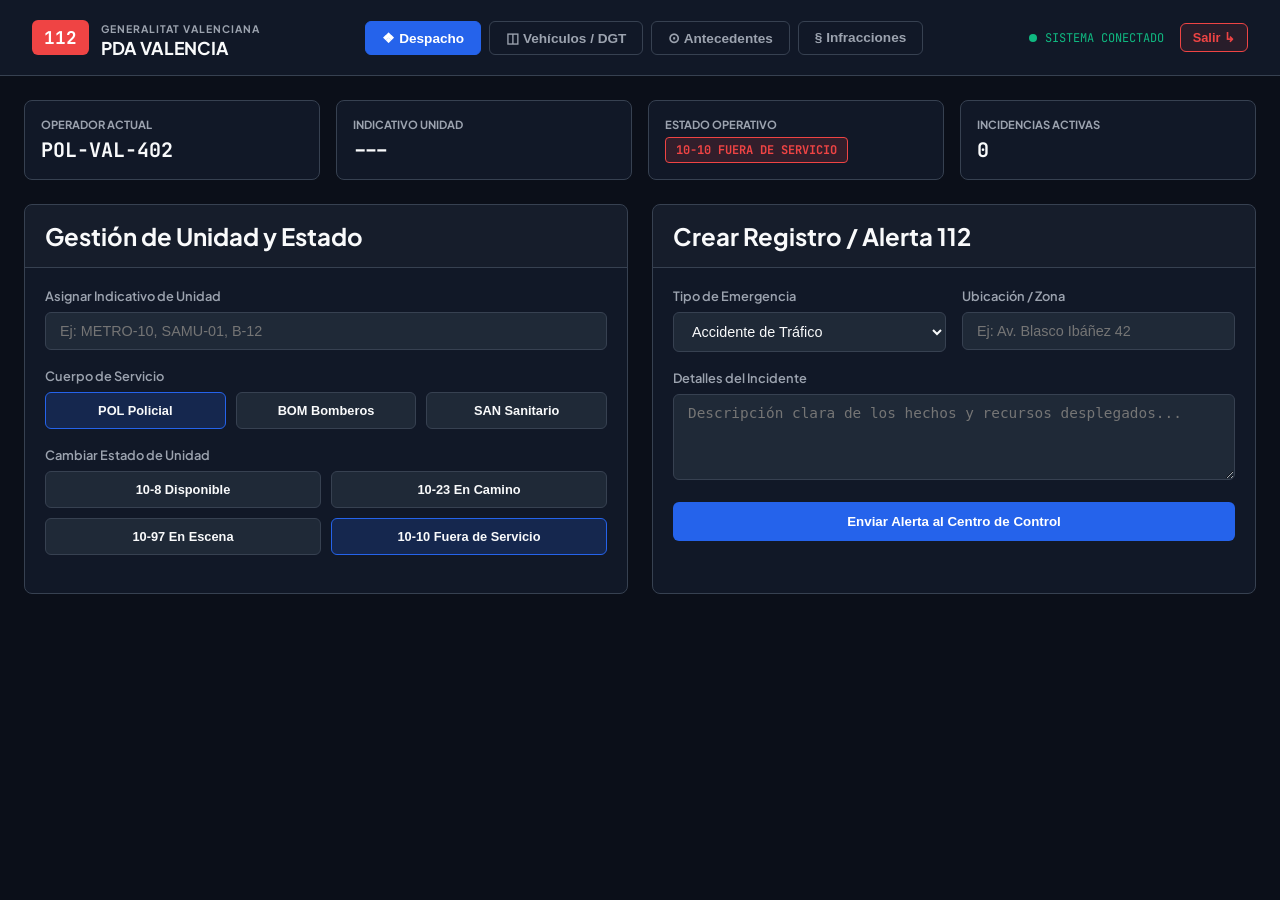
<file: public/index.html>
<!DOCTYPE html>
<html lang="es">
<head>
    <meta charset="UTF-8">
    <meta name="viewport" content="width=device-width, initial-scale=1.0">
    <title>PDA Valencia - Centro de Coordinación de Emergencias</title>
    <link rel="preconnect" href="https://fonts.googleapis.com">
    <link rel="preconnect" href="https://fonts.gstatic.com" crossorigin>
    <link href="https://fonts.googleapis.com/css2?family=JetBrains+Mono:wght@500;700&family=Plus+Jakarta+Sans:wght@400;500;600;700&display=swap" rel="stylesheet">
    <link rel="stylesheet" href="styles.css">
</head>
<body>

    <header class="top-bar">
        <div class="brand">
            <span class="emergency-badge">112</span>
            <div class="brand-info">
                <span class="sub-title">GENERALITAT VALENCIANA</span>
                <h1 class="main-title">PDA VALENCIA</h1>
            </div>
        </div>

        <nav class="module-nav" id="module-nav">
            <button class="btn-module active" data-target="view-despacho">❖ Despacho</button>
            <button class="btn-module" data-target="view-vehiculos">◫ Vehículos / DGT</button>
            <button class="btn-module" data-target="view-antecedentes">⊙ Antecedentes</button>
            <button class="btn-module" data-target="view-infracciones">§ Infracciones</button>
        </nav>

        <div class="system-status">
            <div class="status-indicator">
                <span class="status-dot"></span>
                <span>SISTEMA CONECTADO</span>
            </div>
            <button class="btn-logout" id="btn-logout">Salir ↳</button>
        </div>
    </header>

    <main class="main-container">

        <!-- ================= PESTAÑA 1: DESPACHO ================= -->
        <div id="view-despacho" class="tab-view active">
            
            <section class="metrics-bar">
                <div class="metric-card">
                    <span class="metric-label">OPERADOR ACTUAL</span>
                    <span class="metric-value text-accent">POL-VAL-402</span>
                </div>
                <div class="metric-card">
                    <span class="metric-label">INDICATIVO UNIDAD</span>
                    <span class="metric-value" id="display-indicativo">---</span>
                </div>
                <div class="metric-card">
                    <span class="metric-label">ESTADO OPERATIVO</span>
                    <span class="metric-badge status-offline" id="display-estado">10-10 FUERA DE SERVICIO</span>
                </div>
                <div class="metric-card">
                    <span class="metric-label">INCIDENCIAS ACTIVAS</span>
                    <span class="metric-value" id="display-incidencias-count">0</span>
                </div>
            </section>

            <div class="workspace-grid">
                
                <div class="panel">
                    <div class="panel-header">
                        <h2>Gestión de Unidad y Estado</h2>
                    </div>
                    <div class="panel-body">
                        <div class="form-group">
                            <label for="indicativo">Asignar Indicativo de Unidad</label>
                            <input type="text" id="indicativo" placeholder="Ej: METRO-10, SAMU-01, B-12" autocomplete="off">
                        </div>

                        <div class="form-group">
                            <label>Cuerpo de Servicio</label>
                            <div class="service-selector" id="service-selector">
                                <button class="btn-service active">POL <span>Policial</span></button>
                                <button class="btn-service">BOM <span>Bomberos</span></button>
                                <button class="btn-service">SAN <span>Sanitario</span></button>
                            </div>
                        </div>

                        <div class="form-group">
                            <label>Cambiar Estado de Unidad</label>
                            <div class="status-grid" id="status-selector">
                                <button class="btn-status btn-108" data-code="10-8" data-label="10-8 DISPONIBLE" data-class="status-online">10-8 Disponible</button>
                                <button class="btn-status btn-1023" data-code="10-23" data-label="10-23 EN CAMINO" data-class="status-info">10-23 En Camino</button>
                                <button class="btn-status btn-1097" data-code="10-97" data-label="10-97 EN ESCENA" data-class="status-warning">10-97 En Escena</button>
                                <button class="btn-status btn-1010 active" data-code="10-10" data-label="10-10 FUERA DE SERVICIO" data-class="status-offline">10-10 Fuera de Servicio</button>
                            </div>
                        </div>
                    </div>
                </div>

                <div class="panel">
                    <div class="panel-header">
                        <h2>Crear Registro / Alerta 112</h2>
                    </div>
                    <div class="panel-body">
                        <form id="alert-form">
                            <div class="form-row">
                                <div class="form-group">
                                    <label for="tipo-incidencia">Tipo de Emergencia</label>
                                    <select id="tipo-incidencia">
                                        <option>Accidente de Tráfico</option>
                                        <option>Incendio Urbano / Forestal</option>
                                        <option>Asistencia Sanitaria Urgente</option>
                                        <option>Alteración del Orden Público</option>
                                    </select>
                                </div>
                                <div class="form-group">
                                    <label for="ubicacion">Ubicación / Zona</label>
                                    <input type="text" id="ubicacion" placeholder="Ej: Av. Blasco Ibáñez 42" required>
                                </div>
                            </div>
                            <div class="form-group">
                                <label for="detalles">Detalles del Incidente</label>
                                <textarea id="detalles" rows="4" placeholder="Descripción clara de los hechos y recursos desplegados..." required></textarea>
                            </div>
                            <button type="submit" class="btn btn-primary btn-block">Enviar Alerta al Centro de Control</button>
                        </form>
                    </div>
                </div>

            </div>
        </div>

        <!-- ================= PESTAÑA 2: VEHÍCULOS / DGT ================= -->
        <div id="view-vehiculos" class="tab-view">
            <div class="panel">
                <div class="panel-header">
                    <h2>Consulta de Vehículos (Base de Datos DGT)</h2>
                </div>
                <div class="panel-body">
                    <form class="search-bar" onsubmit="event.preventDefault(); alert('Consultando base de datos DGT...');">
                        <input type="text" placeholder="Ingrese Matrícula (Ej: 1234-BBB) o Bastidor VIN..." required>
                        <button type="submit" class="btn btn-primary">Buscar Registro</button>
                    </form>
                </div>
            </div>
        </div>

        <!-- ================= PESTAÑA 3: ANTECEDENTES ================= -->
        <div id="view-antecedentes" class="tab-view">
            <div class="panel">
                <div class="panel-header">
                    <h2>Consulta de Antecedentes Policiales</h2>
                </div>
                <div class="panel-body">
                    <form class="search-bar" onsubmit="event.preventDefault(); alert('Buscando antecedentes...');">
                        <input type="text" placeholder="Ingrese DNI, NIE o Nombre Completo..." required>
                        <button type="submit" class="btn btn-primary">Consultar Ficha</button>
                    </form>
                </div>
            </div>
        </div>

        <!-- ================= PESTAÑA 4: INFRACCIONES ================= -->
        <div id="view-infracciones" class="tab-view">
            <div class="panel">
                <div class="panel-header">
                    <h2>Código de Infracciones y Sanciones</h2>
                </div>
                <div class="panel-body">
                    <table class="data-table">
                        <thead>
                            <tr>
                                <th>Código</th>
                                <th>Descripción de la Infracción</th>
                                <th>Gravedad</th>
                                <th>Sanción</th>
                                <th>Puntos</th>
                            </tr>
                        </thead>
                        <tbody>
                            <tr>
                                <td><span class="code-tag">ART-012</span></td>
                                <td>Conducción bajo efectos del alcohol (&gt;0.25 mg/l)</td>
                                <td><span class="badge badge-danger">Muy Grave</span></td>
                                <td>500 €</td>
                                <td class="text-danger">-4 Ptos</td>
                            </tr>
                            <tr>
                                <td><span class="code-tag">ART-045</span></td>
                                <td>Uso manual del teléfono móvil durante la conducción</td>
                                <td><span class="badge badge-warning">Grave</span></td>
                                <td>200 €</td>
                                <td class="text-danger">-6 Ptos</td>
                            </tr>
                            <tr>
                                <td><span class="code-tag">ART-089</span></td>
                                <td>No hacer uso del cinturón de seguridad</td>
                                <td><span class="badge badge-warning">Grave</span></td>
                                <td>200 €</td>
                                <td class="text-danger">-4 Ptos</td>
                            </tr>
                            <tr>
                                <td><span class="code-tag">ART-104</span></td>
                                <td>Estacionamiento en carril bus o zona reservada</td>
                                <td><span class="badge badge-info">Leve</span></td>
                                <td>90 €</td>
                                <td>0 Ptos</td>
                            </tr>
                        </tbody>
                    </table>
                </div>
            </div>
        </div>

    </main>

    <script src="app.js"></script>
</body>
</html>
</file>
<file: public/styles.css>
:root {
    --bg-main: #0b0f19;
    --bg-card: #111827;
    --bg-input: #1f2937;
    --border-color: #374151;
    --text-main: #f9fafb;
    --text-muted: #9ca3af;
    --primary: #2563eb;
    --primary-hover: #1d4ed8;
    --danger: #ef4444;
    --warning: #f59e0b;
    --success: #10b981;
    --info: #06b6d4;
    --font-sans: 'Plus Jakarta Sans', system-ui, sans-serif;
    --font-mono: 'JetBrains Mono', monospace;
}

* { margin: 0; padding: 0; box-sizing: border-box; }

body {
    background-color: var(--bg-main);
    color: var(--text-main);
    font-family: var(--font-sans);
    min-height: 100vh;
    display: flex;
    flex-direction: column;
}

/* OCULTAR PESTAÑAS INACTIVAS (CORRIGE EL ERROR DE ACUMULACIÓN) */
.tab-view {
    display: none !important;
}

.tab-view.active {
    display: block !important;
}

/* HEADER */
.top-bar {
    background-color: var(--bg-card);
    border-bottom: 1px solid var(--border-color);
    padding: 1rem 2rem;
    display: flex;
    align-items: center;
    justify-content: space-between;
}

.brand { display: flex; align-items: center; gap: 12px; }
.emergency-badge {
    background-color: var(--danger);
    color: #fff;
    font-weight: 700;
    font-size: 1.1rem;
    padding: 6px 12px;
    border-radius: 6px;
    font-family: var(--font-mono);
}

.sub-title { font-size: 0.65rem; color: var(--text-muted); font-weight: 700; letter-spacing: 1px; }
.main-title { font-size: 1.1rem; font-weight: 700; }

.module-nav { display: flex; gap: 8px; }
.btn-module {
    background: transparent;
    border: 1px solid var(--border-color);
    color: var(--text-muted);
    padding: 8px 16px;
    border-radius: 6px;
    font-weight: 600;
    font-size: 0.85rem;
    cursor: pointer;
}

.btn-module.active {
    background: var(--primary);
    border-color: var(--primary);
    color: #fff;
}

.system-status { display: flex; align-items: center; gap: 16px; }
.status-indicator { display: flex; align-items: center; gap: 8px; font-size: 0.75rem; font-family: var(--font-mono); color: var(--success); }
.status-dot { width: 8px; height: 8px; background-color: var(--success); border-radius: 50%; }

.btn-logout {
    background: rgba(239, 68, 68, 0.1);
    border: 1px solid var(--danger);
    color: var(--danger);
    padding: 6px 12px;
    border-radius: 6px;
    font-size: 0.8rem;
    font-weight: 600;
    cursor: pointer;
}

/* MAIN CONTAINER */
.main-container {
    padding: 24px;
    flex: 1;
    width: 100%;
    max-width: 1600px;
    margin: 0 auto;
}

/* BARRA DE MÉTRICAS SUPERIOR */
.metrics-bar {
    display: grid;
    grid-template-columns: repeat(4, 1fr);
    gap: 16px;
    margin-bottom: 24px;
}

.metric-card {
    background-color: var(--bg-card);
    border: 1px solid var(--border-color);
    padding: 16px;
    border-radius: 8px;
    display: flex;
    flex-direction: column;
    gap: 6px;
}

.metric-label { font-size: 0.7rem; color: var(--text-muted); font-weight: 700; }
.metric-value { font-size: 1.25rem; font-weight: 700; font-family: var(--font-mono); }
.metric-badge {
    display: inline-block;
    padding: 4px 10px;
    border-radius: 4px;
    font-size: 0.75rem;
    font-family: var(--font-mono);
    font-weight: 700;
    width: fit-content;
}

.status-offline { background: rgba(239, 68, 68, 0.15); color: var(--danger); border: 1px solid var(--danger); }
.status-online { background: rgba(16, 185, 129, 0.15); color: var(--success); border: 1px solid var(--success); }
.status-warning { background: rgba(245, 158, 11, 0.15); color: var(--warning); border: 1px solid var(--warning); }
.status-info { background: rgba(6, 182, 212, 0.15); color: var(--info); border: 1px solid var(--info); }

/* GRID PRINCIPAL */
.workspace-grid {
    display: grid;
    grid-template-columns: 1fr 1fr;
    gap: 24px;
}

.panel {
    background-color: var(--bg-card);
    border: 1px solid var(--border-color);
    border-radius: 8px;
    overflow: hidden;
}

.panel-header {
    padding: 16px 20px;
    border-bottom: 1px solid var(--border-color);
    background: rgba(255, 255, 255, 0.02);
}

.panel-body { padding: 20px; }

/* INPUTS Y BOTONES */
.form-group { margin-bottom: 18px; }
.form-group label { display: block; font-size: 0.8rem; color: var(--text-muted); margin-bottom: 8px; font-weight: 600; }

.form-row { display: grid; grid-template-columns: 1fr 1fr; gap: 16px; }

input, select, textarea {
    width: 100%;
    background-color: var(--bg-input);
    border: 1px solid var(--border-color);
    color: var(--text-main);
    padding: 10px 14px;
    border-radius: 6px;
    font-size: 0.9rem;
}

.service-selector, .status-grid { display: grid; grid-template-columns: repeat(2, 1fr); gap: 10px; }
.service-selector { grid-template-columns: repeat(3, 1fr); }

.btn-service, .btn-status {
    padding: 10px;
    border-radius: 6px;
    border: 1px solid var(--border-color);
    background: var(--bg-input);
    color: var(--text-main);
    cursor: pointer;
    font-weight: 600;
    font-size: 0.8rem;
}

.btn-service.active { border-color: var(--primary); background: rgba(37, 99, 235, 0.2); }
.btn-status.active { border-color: var(--primary); background: rgba(37, 99, 235, 0.2); }

.btn {
    padding: 12px 20px;
    border-radius: 6px;
    font-weight: 600;
    cursor: pointer;
    border: none;
}

.btn-primary { background-color: var(--primary); color: #fff; }
.btn-block { width: 100%; }

/* TABLAS Y BÚSQUEDA */
.search-bar { display: flex; gap: 12px; }
.data-table { width: 100%; border-collapse: collapse; font-size: 0.9rem; text-align: left; }
.data-table th, .data-table td { padding: 12px; border-bottom: 1px solid var(--border-color); }
.data-table th { background: var(--bg-input); color: var(--text-muted); }
.code-tag { font-family: var(--font-mono); color: var(--primary); font-weight: 700; }
.badge { padding: 4px 8px; border-radius: 4px; font-size: 0.75rem; font-weight: 600; }
.badge-danger { background: rgba(239, 68, 68, 0.15); color: var(--danger); }
.badge-warning { background: rgba(245, 158, 11, 0.15); color: var(--warning); }
.badge-info { background: rgba(6, 182, 212, 0.15); color: var(--info); }
</file>
